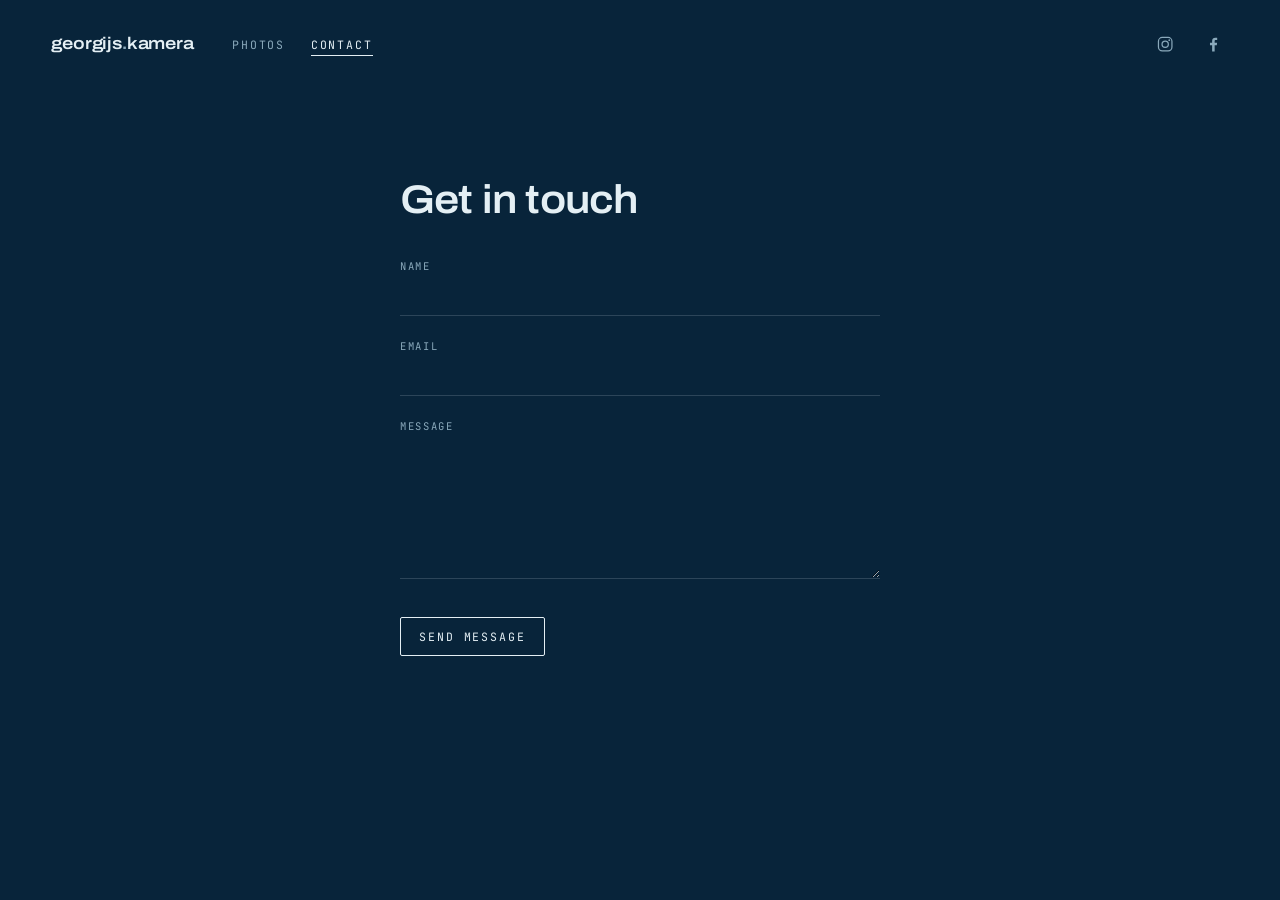
<file: contact.html>
<!DOCTYPE html>
<html lang="en">
  <head>
    <meta charset="utf-8">
    <meta name="viewport" content="width=device-width, initial-scale=1">
    <meta name="description" content="Porfolio of Georgijs">
    <link rel="icon" href="assets/favicon.svg" type="image/svg+xml">
    <meta name="theme-color" content="#08243a">
    <title>Georgijs Ar Kameru</title>    
    <link rel="preconnect" href="https://fonts.googleapis.com">
    <link rel="preconnect" href="https://fonts.gstatic.com" crossorigin>
    <link href="https://fonts.googleapis.com/css2?family=Archivo:wdth,wght@75..125,400..700&display=swap" rel="stylesheet">
    <link href="https://fonts.googleapis.com/css2?family=JetBrains+Mono:wght@400;500&display=swap" rel="stylesheet">
    <link rel="stylesheet" href="assets/style.css">
  </head>
  <body class="page-contact">
    <header class="site-head">
      <nav class="nav" aria-label="Main">
        <div class="nav-left">
          <!-- Swap this <a> block for <a class="wordmark" href="index.html"><img src="assets/logo.svg" alt="Studio"></a> -->
          <a class="wordmark" href="index.html">
              <span class="wordmark-name">georgijs<span class="wordmark-dot">.</span>kamera</span>
            </a>
          <ul class="nav-links">
            <li><a href="index.html">Photos</a></li>
            <li><a href="contact.html" aria-current="page">Contact</a></li>
          </ul>
        </div>
        <div class="nav-right">
          <a href="https://instagram.com/georgijs.kamera" target="_blank" rel="noopener" aria-label="Instagram">
            <svg viewBox="0 0 24 24" aria-hidden="true"><rect x="3.2" y="3.2" width="17.6" height="17.6" rx="5"/><circle cx="12" cy="12" r="4.1"/><circle class="solid" cx="17.3" cy="6.7" r="1.15"/></svg>
          </a>
          <a href="https://facebook.com/georgijs.kamera" target="_blank" rel="noopener" aria-label="Facebook">
            <svg viewBox="0 0 24 24" aria-hidden="true"><path class="solid" d="M13.9 21.5v-8.2h2.8l.42-3.2H13.9V8.05c0-.93.26-1.56 1.6-1.56h1.7V3.63c-.3-.04-1.3-.13-2.47-.13-2.45 0-4.13 1.49-4.13 4.23v2.37H7.8v3.2h2.8v8.2z"/></svg>
          </a>
        </div>
      </nav>
    </header>
    <main class="contact-wrap">
      <div class="contact-card">
        <h1>Get in touch</h1>
        <form class="form" id="contactForm" novalidate>
          <label class="field">
            <span class="field-label">Name</span>
            <input type="text" name="name" autocomplete="name" required>
          </label>
          <label class="field">
            <span class="field-label">Email</span>
            <input type="email" name="email" autocomplete="email" required>
          </label>
          <label class="field">
            <span class="field-label">Message</span>
            <textarea name="message" rows="5" required></textarea>
          </label>
          <!-- spam trap: real people never fill this, bots do -->
          <input type="text" name="_gotcha" class="hp" tabindex="-1" autocomplete="off" aria-hidden="true">
          <button class="btn" type="submit" id="submitBtn">Send message</button>
          <p class="form-status" id="formStatus" role="status" aria-live="polite"></p>
        </form>
      </div>
    </main>
    <script src="assets/main.js"></script>
  </body>
</html>
</file>
<file: assets/style.css>
/* =========================================================
   Tokens
   ========================================================= */
:root {
  --deep:      #08243a;          /* page + menu background (same colour, as briefed) */
  --paper:     #e4eff4;          /* cyanotype highlight white */
  --paper-dim: #8aa9bb;
  --line:      rgba(228, 239, 244, .16);
  --line-soft: rgba(228, 239, 244, .09);

  --gutter: clamp(1.25rem, 4vw, 3.25rem);
  --head-pad: clamp(1.1rem, 2.2vw, 1.9rem);

  --sans: "Archivo", system-ui, -apple-system, "Segoe UI", sans-serif;
  --mono: "JetBrains Mono", ui-monospace, "SF Mono", Menlo, monospace;

  --ease: cubic-bezier(.22, .61, .36, 1);
}

*, *::before, *::after { box-sizing: border-box; }

html, body { margin: 0; }

body {
  background: var(--deep);
  color: var(--paper);
  font-family: var(--sans);
  font-size: 16px;
  line-height: 1.55;
  -webkit-font-smoothing: antialiased;
  overflow-x: hidden;
}

img { display: block; max-width: 100%; }

a { color: inherit; text-decoration: none; }

:focus-visible {
  outline: 2px solid var(--paper);
  outline-offset: 3px;
}

/* =========================================================
   Menu — same colour as the page, scrolls away with content
   ========================================================= */
.site-head {
  position: relative;               /* never sticky */
  background: var(--deep);
  padding: var(--head-pad) var(--gutter);
}

.nav {
  display: flex;
  align-items: center;
  justify-content: space-between;
  gap: 1.5rem;
}

.nav-left {
  display: flex;
  align-items: baseline;
  gap: clamp(1.5rem, 3vw, 3rem);
}

.wordmark {
  display: inline-flex;
  align-items: baseline;
  gap: .55rem;
  font-variation-settings: "wdth" 115;
  font-weight: 600;
  letter-spacing: -.01em;
  font-size: 1.06rem;
  line-height: 1;
}

.wordmark-name { text-transform: lowercase; }
.wordmark-dot  { color: var(--paper-dim); }

.nav-links {
  display: flex;
  gap: clamp(1rem, 2vw, 1.9rem);
  margin: 0;
  padding: 0;
  list-style: none;
}

.nav-links a {
  font-family: var(--mono);
  font-size: .72rem;
  letter-spacing: .16em;
  text-transform: uppercase;
  color: var(--paper-dim);
  padding-bottom: .3em;
  border-bottom: 1px solid transparent;
  transition: color .25s var(--ease), border-color .25s var(--ease);
}

.nav-links a:hover { color: var(--paper); }

.nav-links a[aria-current="page"] {
  color: var(--paper);
  border-bottom-color: var(--paper);
}

.nav-right {
  display: flex;
  align-items: center;
  gap: 1rem;
}

.nav-right a {
  display: grid;
  place-items: center;
  width: 2rem;
  height: 2rem;
  color: var(--paper-dim);
  transition: color .25s var(--ease);
}

.nav-right a:hover { color: var(--paper); }

.nav-right svg {
  width: 1.15rem;
  height: 1.15rem;
  fill: none;
  stroke: currentColor;
  stroke-width: 1.6;
}

.nav-right svg .solid { fill: currentColor; stroke: none; }

/* =========================================================
   Photos
   ========================================================= */
.gallery-wrap { position: relative; }

.strip {
  scrollbar-width: none;
  -ms-overflow-style: none;
}

.strip::-webkit-scrollbar { display: none; }

.frame {
  margin: 0;
  cursor: pointer;
}

.frame img {
  border: 1px solid var(--line-soft);
  background: rgba(228, 239, 244, .04);
}

.frame figcaption {
  font-family: var(--mono);
  font-size: .68rem;
  letter-spacing: .13em;
  text-transform: uppercase;
  color: var(--paper-dim);
}

.frame-counter,
.strip-hint {
  display: none;
  font-family: var(--mono);
  font-size: .68rem;
  letter-spacing: .18em;
  color: var(--paper-dim);
  margin: 0;
}

/* ---- Mobile / default: a plain top-to-bottom list ---- */
.strip[data-mode="stack"] {
  display: flex;
  flex-direction: column;
  gap: clamp(2.5rem, 8vw, 4rem);
  padding: .5rem var(--gutter) clamp(3rem, 12vw, 6rem);
}

.strip[data-mode="stack"] .frame img { width: 100%; height: auto; }

.strip[data-mode="stack"] .frame figcaption { margin-top: .85rem; }

/* ---- Desktop: fixed viewport, one horizontal reel ---- */
@media (min-width: 900px) {

  html:has(body.page-photos) { height: 100%; overflow: hidden; }

  .page-photos {
    display: flex;
    flex-direction: column;
    height: 100dvh;
    overflow: hidden;
  }

  .page-photos .site-head { flex: 0 0 auto; }

  .page-photos .gallery-wrap {
    flex: 1 1 auto;
    min-height: 0;
  }

  .strip[data-mode="strip"] {
    height: 100%;
    display: flex;
    align-items: center;
    gap: clamp(1.75rem, 3vw, 3.5rem);
    overflow-x: auto;
    overflow-y: hidden;
    overscroll-behavior-x: contain;
    cursor: grab;
    padding-bottom: 3.2rem;          /* room for the counter row */
  }

  .strip[data-mode="strip"].is-dragging { cursor: grabbing; }

  .strip[data-mode="strip"] .frame {
    flex: 0 0 auto;
    height: 100%;
    min-width: 18vh;
    display: flex;
    flex-direction: column;
    justify-content: center;
    gap: .95rem;
    opacity: .26;
    filter: saturate(.5) contrast(.95);
    transition: opacity .55s var(--ease), filter .55s var(--ease);
  }

  .strip[data-mode="strip"] .frame.is-active {
    opacity: 1;
    filter: none;
  }

  .strip[data-mode="strip"] .frame img {
    height: calc(100% - 4.4rem);
    width: auto;
    max-width: none;
    max-height: none;
    user-select: none;
    -webkit-user-drag: none;
  }

  .strip[data-mode="strip"] .frame figcaption {
    height: 1.2rem;
    opacity: 0;
    transition: opacity .45s var(--ease);
  }

  .strip[data-mode="strip"] .frame.is-active figcaption { opacity: 1; }

  .frame-counter,
  .strip-hint {
    display: block;
    position: absolute;
    bottom: 1.4rem;
    pointer-events: none;
  }

  .frame-counter { left: var(--gutter); color: var(--paper); }

  .frame-counter .total { color: var(--paper-dim); }

  .strip-hint {
    right: var(--gutter);
    transition: opacity .6s var(--ease);
  }

  .strip-hint.is-gone { opacity: 0; }
}

/* =========================================================
   Fullscreen viewer
   ========================================================= */
.lightbox {
  position: fixed;
  inset: 0;
  z-index: 50;
  display: flex;
  flex-direction: column;
  align-items: center;
  justify-content: center;
  gap: 1.1rem;
  padding: clamp(1rem, 4vw, 3rem);
  background: rgba(6, 25, 40, .96);
  cursor: zoom-out;
  animation: fade .28s var(--ease);
}

.lightbox[hidden] { display: none; }

body.is-locked { overflow: hidden; }

.lightbox img {
  max-width: min(94vw, 1600px);
  max-height: 84vh;
  width: auto;
  height: auto;
  object-fit: contain;
  cursor: default;
  animation: rise .38s var(--ease);
}

.lightbox-cap {
  font-family: var(--mono);
  font-size: .68rem;
  letter-spacing: .13em;
  text-transform: uppercase;
  color: var(--paper-dim);
  margin: 0;
  text-align: center;
}

.lightbox-close {
  position: absolute;
  top: clamp(1rem, 3vw, 2rem);
  right: clamp(1rem, 4vw, 3.25rem);
  background: none;
  border: 1px solid var(--line);
  border-radius: 2px;
  color: var(--paper-dim);
  font-family: var(--mono);
  font-size: .68rem;
  letter-spacing: .16em;
  text-transform: uppercase;
  padding: .6em .9em;
  cursor: pointer;
  transition: color .25s var(--ease), border-color .25s var(--ease);
}

.lightbox-close:hover { color: var(--paper); border-color: var(--paper); }

@keyframes fade { from { opacity: 0 } to { opacity: 1 } }
@keyframes rise { from { opacity: 0; transform: scale(.985) } to { opacity: 1; transform: none } }

/* =========================================================
   Contact
   ========================================================= */
.contact-wrap {
  display: flex;
  align-items: center;
  justify-content: center;
  padding: clamp(2rem, 8vw, 5rem) var(--gutter) clamp(3rem, 10vw, 6rem);
  min-height: calc(100dvh - 12rem);
}

.contact-card { width: min(30rem, 100%); }

.contact-card h1 {
  font-variation-settings: "wdth" 110;
  font-weight: 600;
  font-size: clamp(1.75rem, 4.5vw, 2.5rem);
  line-height: 1.1;
  letter-spacing: -.02em;
  margin: 0 0 2.25rem;
}

.form { display: flex; flex-direction: column; gap: 1.35rem; }

.field { display: block; }

.field-label {
  display: block;
  font-family: var(--mono);
  font-size: .66rem;
  letter-spacing: .16em;
  text-transform: uppercase;
  color: var(--paper-dim);
  margin-bottom: .5rem;
}

.field input,
.field textarea {
  width: 100%;
  background: transparent;
  border: 0;
  border-bottom: 1px solid var(--line);
  color: var(--paper);
  font-family: var(--sans);
  font-size: 1rem;
  padding: .5rem 0;
  border-radius: 0;
  transition: border-color .25s var(--ease);
}

.field textarea { resize: vertical; line-height: 1.5; }

.field input:focus,
.field textarea:focus {
  outline: none;
  border-bottom-color: var(--paper);
}

.field input:user-invalid,
.field textarea:user-invalid { border-bottom-color: #d98a8a; }

.hp { position: absolute; left: -9999px; width: 1px; height: 1px; opacity: 0; }

.btn {
  align-self: flex-start;
  margin-top: .5rem;
  background: transparent;
  border: 1px solid var(--paper);
  border-radius: 2px;
  color: var(--paper);
  font-family: var(--mono);
  font-size: .72rem;
  letter-spacing: .16em;
  text-transform: uppercase;
  padding: .95em 1.6em;
  cursor: pointer;
  transition: background-color .25s var(--ease), color .25s var(--ease);
}

.btn:hover { background: var(--paper); color: var(--deep); }

.btn[disabled] { opacity: .45; cursor: default; }
.btn[disabled]:hover { background: transparent; color: var(--paper); }

.form-status {
  font-family: var(--mono);
  font-size: .7rem;
  letter-spacing: .06em;
  line-height: 1.6;
  color: var(--paper-dim);
  margin: 0;
  min-height: 1.2em;
}

.form-status.is-ok  { color: var(--paper); }
.form-status.is-bad { color: #e6a3a3; }

/* =========================================================
   Small screens: menu stacks, left group on top
   ========================================================= */
@media (max-width: 899px) {
  .nav {
    flex-direction: column;
    align-items: flex-start;
    gap: 1.15rem;
  }

  .nav-left {
    flex-direction: column;
    align-items: flex-start;
    gap: .9rem;
    width: 100%;
  }

  .nav-right { gap: .5rem; margin-left: -.45rem; }
}

@media (prefers-reduced-motion: reduce) {
  *, *::before, *::after {
    animation-duration: .001ms !important;
    transition-duration: .001ms !important;
    scroll-behavior: auto !important;
  }
}
</file>
